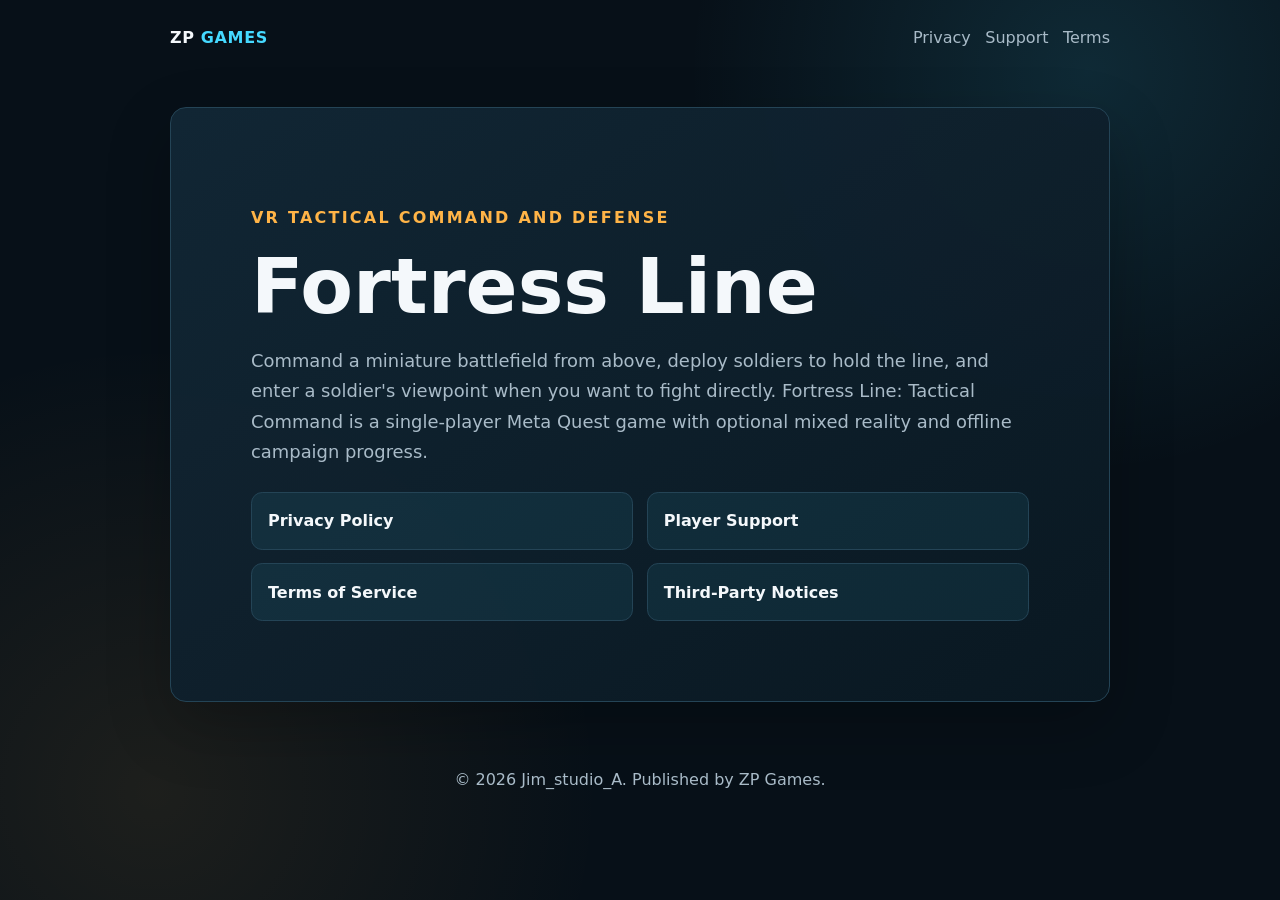
<file: index.html>
<!doctype html>
<html lang="en">
<head>
    <meta charset="utf-8">
    <meta name="viewport" content="width=device-width, initial-scale=1">
    <meta name="description" content="Fortress Line is a standalone VR tactical command and defense game with optional mixed reality.">
    <title>Fortress Line | ZP Games</title>
    <link rel="icon" href="favicon.svg" type="image/svg+xml">
    <link rel="stylesheet" href="styles.css">
</head>
<body>
    <header class="site-header">
        <a class="brand" href="index.html">ZP <span>GAMES</span></a>
        <nav aria-label="Fortress Line navigation">
            <a href="privacy-policy.html">Privacy</a>
            <a href="support.html">Support</a>
            <a href="terms-of-service.html">Terms</a>
        </nav>
    </header>
    <main>
        <section class="hero">
            <p class="eyebrow">VR tactical command and defense</p>
            <h1>Fortress Line</h1>
            <p class="lead">Command a miniature battlefield from above, deploy soldiers to hold the line, and enter a soldier's viewpoint when you want to fight directly. Fortress Line: Tactical Command is a single-player Meta Quest game with optional mixed reality and offline campaign progress.</p>
            <div class="link-grid">
                <a class="link-card" href="privacy-policy.html">Privacy Policy</a>
                <a class="link-card" href="support.html">Player Support</a>
                <a class="link-card" href="terms-of-service.html">Terms of Service</a>
                <a class="link-card" href="third-party-notices.html">Third-Party Notices</a>
            </div>
        </section>
    </main>
    <footer class="site-footer">&copy; 2026 Jim_studio_A. Published by ZP Games.</footer>
</body>
</html>
</file>
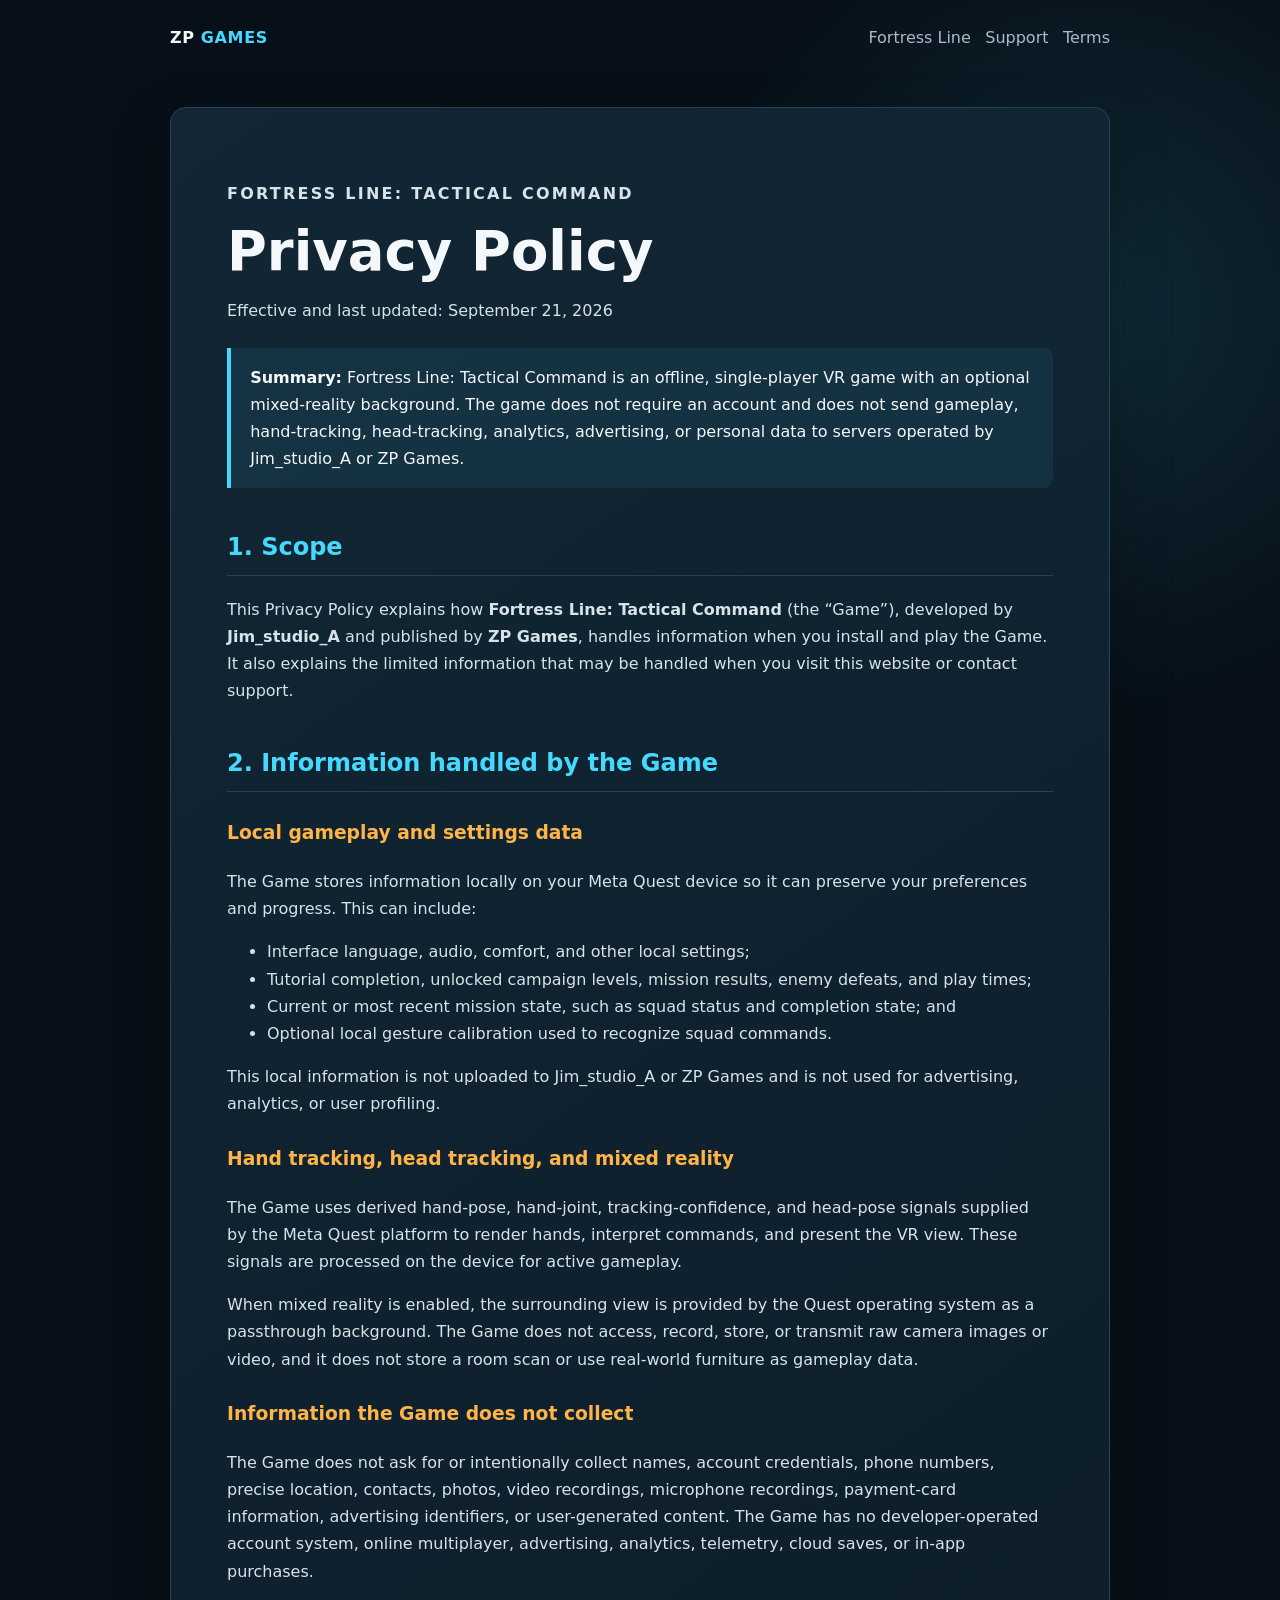
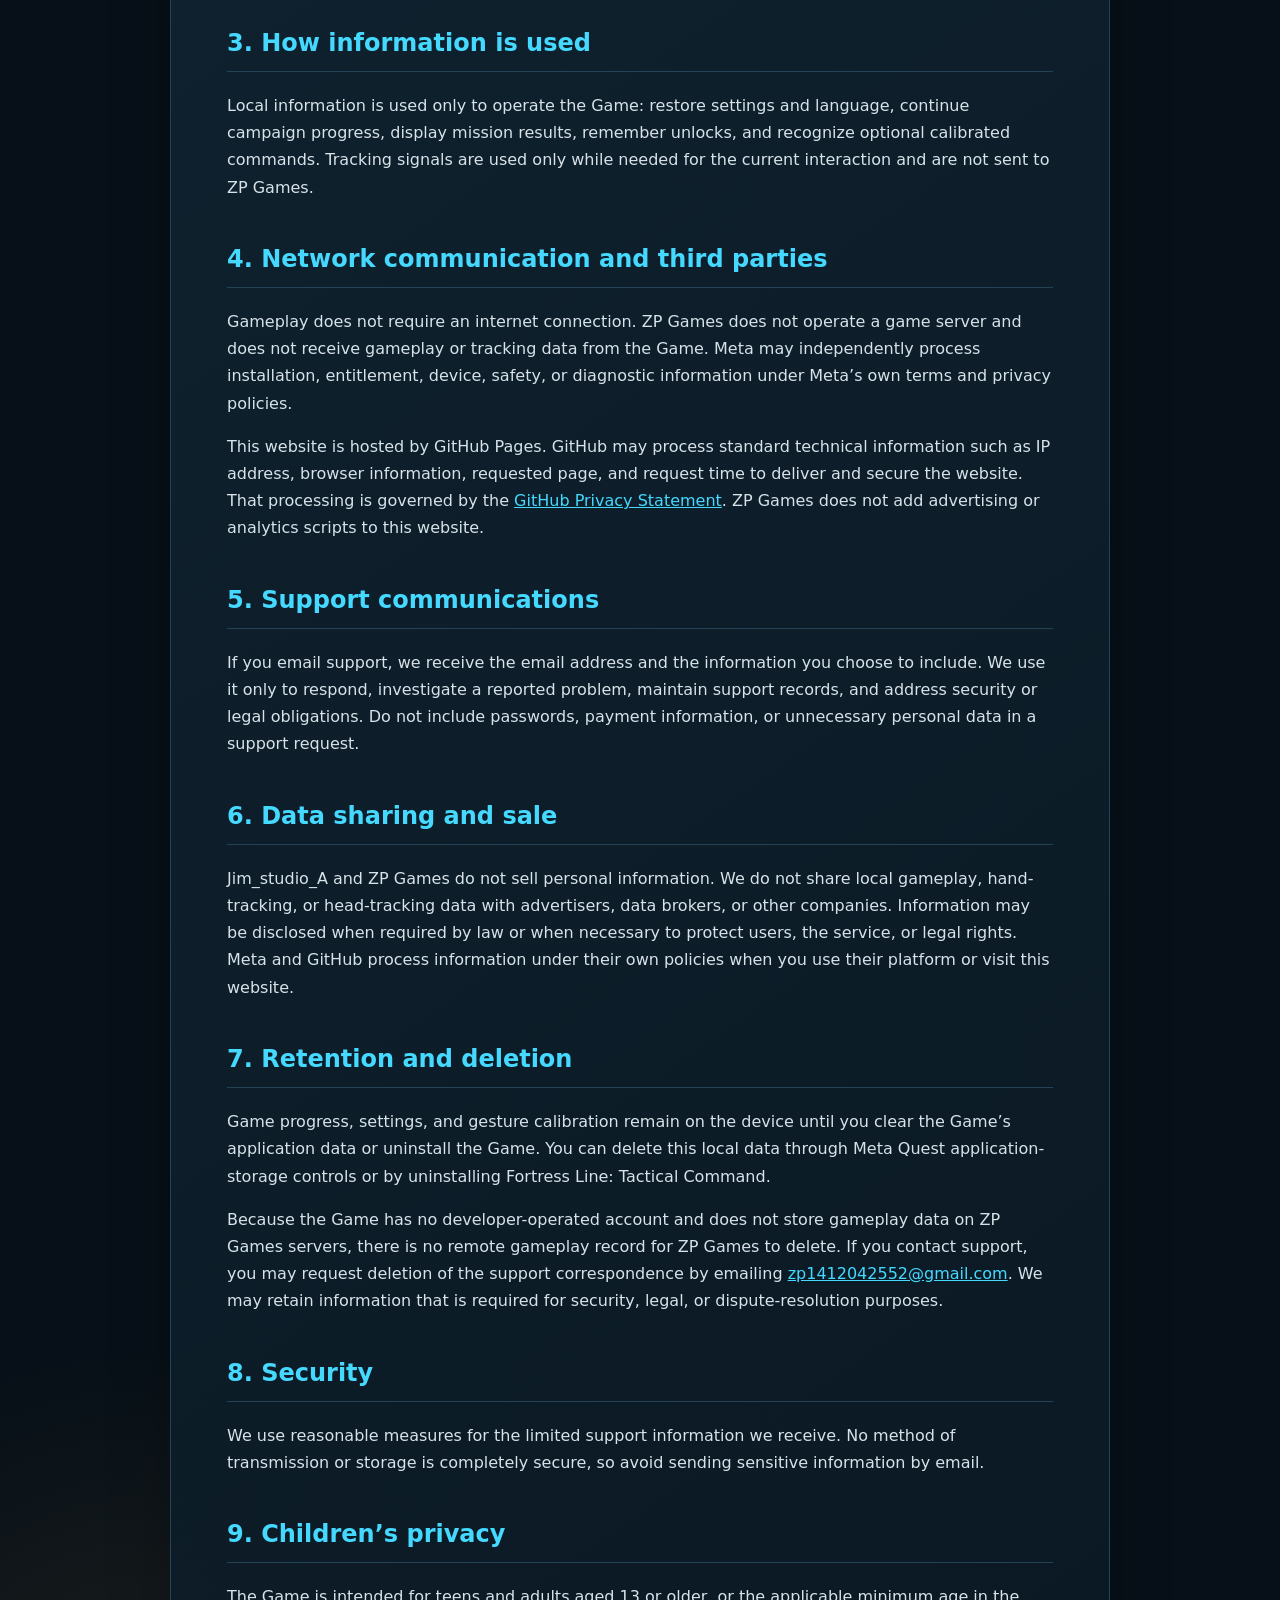
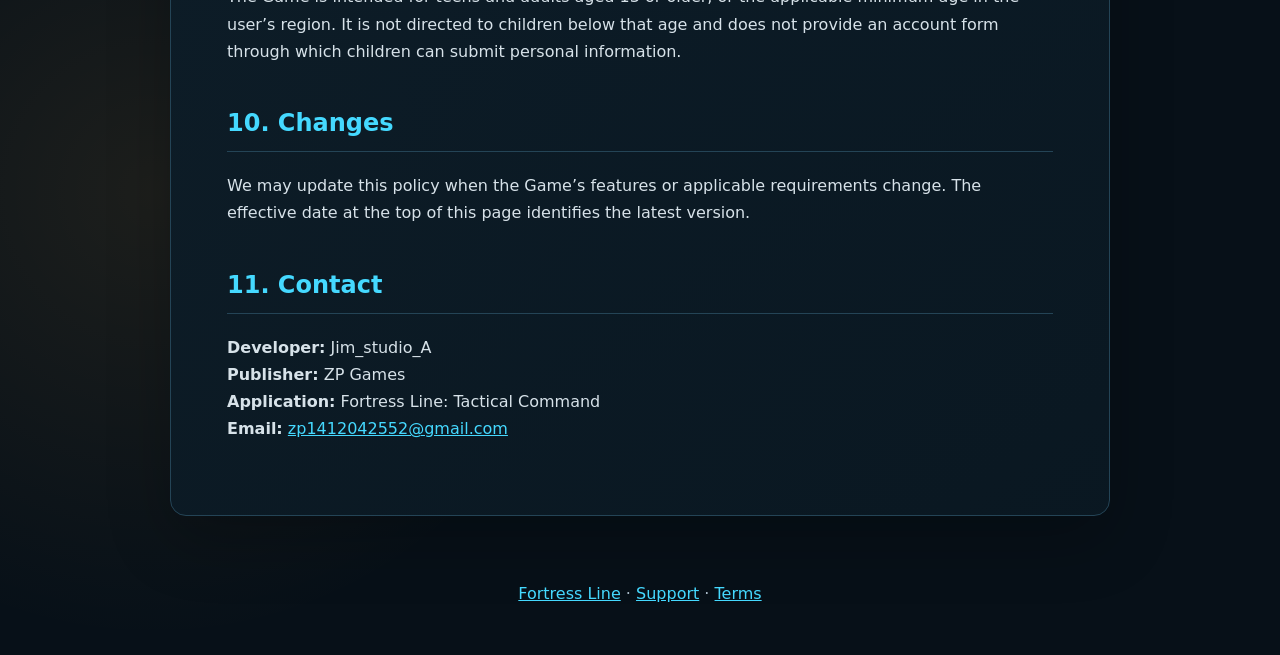
<file: privacy-policy.html>
<!doctype html>
<html lang="en">
<head>
    <meta charset="utf-8">
    <meta name="viewport" content="width=device-width, initial-scale=1">
    <meta name="description" content="Privacy Policy for Fortress Line: Tactical Command, developed by Jim_studio_A and published by ZP Games.">
    <title>Fortress Line Privacy Policy</title>
    <link rel="icon" href="favicon.svg" type="image/svg+xml">
    <link rel="stylesheet" href="styles.css">
</head>
<body>
    <header class="site-header">
        <a class="brand" href="index.html">ZP <span>GAMES</span></a>
        <nav aria-label="Fortress Line navigation">
            <a href="index.html">Fortress Line</a>
            <a href="support.html">Support</a>
            <a href="terms-of-service.html">Terms</a>
        </nav>
    </header>
    <main class="panel content">
        <p class="eyebrow">Fortress Line: Tactical Command</p>
        <h1>Privacy Policy</h1>
        <p class="meta">Effective and last updated: September 21, 2026</p>

        <div class="notice"><strong>Summary:</strong> Fortress Line: Tactical Command is an offline, single-player VR game with an optional mixed-reality background. The game does not require an account and does not send gameplay, hand-tracking, head-tracking, analytics, advertising, or personal data to servers operated by Jim_studio_A or ZP Games.</div>

        <h2>1. Scope</h2>
        <p>This Privacy Policy explains how <strong>Fortress Line: Tactical Command</strong> (the “Game”), developed by <strong>Jim_studio_A</strong> and published by <strong>ZP Games</strong>, handles information when you install and play the Game. It also explains the limited information that may be handled when you visit this website or contact support.</p>

        <h2>2. Information handled by the Game</h2>
        <h3>Local gameplay and settings data</h3>
        <p>The Game stores information locally on your Meta Quest device so it can preserve your preferences and progress. This can include:</p>
        <ul>
            <li>Interface language, audio, comfort, and other local settings;</li>
            <li>Tutorial completion, unlocked campaign levels, mission results, enemy defeats, and play times;</li>
            <li>Current or most recent mission state, such as squad status and completion state; and</li>
            <li>Optional local gesture calibration used to recognize squad commands.</li>
        </ul>
        <p>This local information is not uploaded to Jim_studio_A or ZP Games and is not used for advertising, analytics, or user profiling.</p>

        <h3>Hand tracking, head tracking, and mixed reality</h3>
        <p>The Game uses derived hand-pose, hand-joint, tracking-confidence, and head-pose signals supplied by the Meta Quest platform to render hands, interpret commands, and present the VR view. These signals are processed on the device for active gameplay.</p>
        <p>When mixed reality is enabled, the surrounding view is provided by the Quest operating system as a passthrough background. The Game does not access, record, store, or transmit raw camera images or video, and it does not store a room scan or use real-world furniture as gameplay data.</p>

        <h3>Information the Game does not collect</h3>
        <p>The Game does not ask for or intentionally collect names, account credentials, phone numbers, precise location, contacts, photos, video recordings, microphone recordings, payment-card information, advertising identifiers, or user-generated content. The Game has no developer-operated account system, online multiplayer, advertising, analytics, telemetry, cloud saves, or in-app purchases.</p>

        <h2>3. How information is used</h2>
        <p>Local information is used only to operate the Game: restore settings and language, continue campaign progress, display mission results, remember unlocks, and recognize optional calibrated commands. Tracking signals are used only while needed for the current interaction and are not sent to ZP Games.</p>

        <h2>4. Network communication and third parties</h2>
        <p>Gameplay does not require an internet connection. ZP Games does not operate a game server and does not receive gameplay or tracking data from the Game. Meta may independently process installation, entitlement, device, safety, or diagnostic information under Meta’s own terms and privacy policies.</p>
        <p>This website is hosted by GitHub Pages. GitHub may process standard technical information such as IP address, browser information, requested page, and request time to deliver and secure the website. That processing is governed by the <a href="https://docs.github.com/en/site-policy/privacy-policies/github-general-privacy-statement" target="_blank" rel="noopener noreferrer">GitHub Privacy Statement</a>. ZP Games does not add advertising or analytics scripts to this website.</p>

        <h2>5. Support communications</h2>
        <p>If you email support, we receive the email address and the information you choose to include. We use it only to respond, investigate a reported problem, maintain support records, and address security or legal obligations. Do not include passwords, payment information, or unnecessary personal data in a support request.</p>

        <h2>6. Data sharing and sale</h2>
        <p>Jim_studio_A and ZP Games do not sell personal information. We do not share local gameplay, hand-tracking, or head-tracking data with advertisers, data brokers, or other companies. Information may be disclosed when required by law or when necessary to protect users, the service, or legal rights. Meta and GitHub process information under their own policies when you use their platform or visit this website.</p>

        <h2>7. Retention and deletion</h2>
        <p>Game progress, settings, and gesture calibration remain on the device until you clear the Game’s application data or uninstall the Game. You can delete this local data through Meta Quest application-storage controls or by uninstalling Fortress Line: Tactical Command.</p>
        <p>Because the Game has no developer-operated account and does not store gameplay data on ZP Games servers, there is no remote gameplay record for ZP Games to delete. If you contact support, you may request deletion of the support correspondence by emailing <a href="mailto:zp1412042552@gmail.com">zp1412042552@gmail.com</a>. We may retain information that is required for security, legal, or dispute-resolution purposes.</p>

        <h2>8. Security</h2>
        <p>We use reasonable measures for the limited support information we receive. No method of transmission or storage is completely secure, so avoid sending sensitive information by email.</p>

        <h2>9. Children’s privacy</h2>
        <p>The Game is intended for teens and adults aged 13 or older, or the applicable minimum age in the user’s region. It is not directed to children below that age and does not provide an account form through which children can submit personal information.</p>

        <h2>10. Changes</h2>
        <p>We may update this policy when the Game’s features or applicable requirements change. The effective date at the top of this page identifies the latest version.</p>

        <h2>11. Contact</h2>
        <p><strong>Developer:</strong> Jim_studio_A<br>
        <strong>Publisher:</strong> ZP Games<br>
        <strong>Application:</strong> Fortress Line: Tactical Command<br>
        <strong>Email:</strong> <a href="mailto:zp1412042552@gmail.com">zp1412042552@gmail.com</a></p>

    </main>
    <footer class="site-footer"><a href="index.html">Fortress Line</a> &middot; <a href="support.html">Support</a> &middot; <a href="terms-of-service.html">Terms</a></footer>
</body>
</html>
</file>
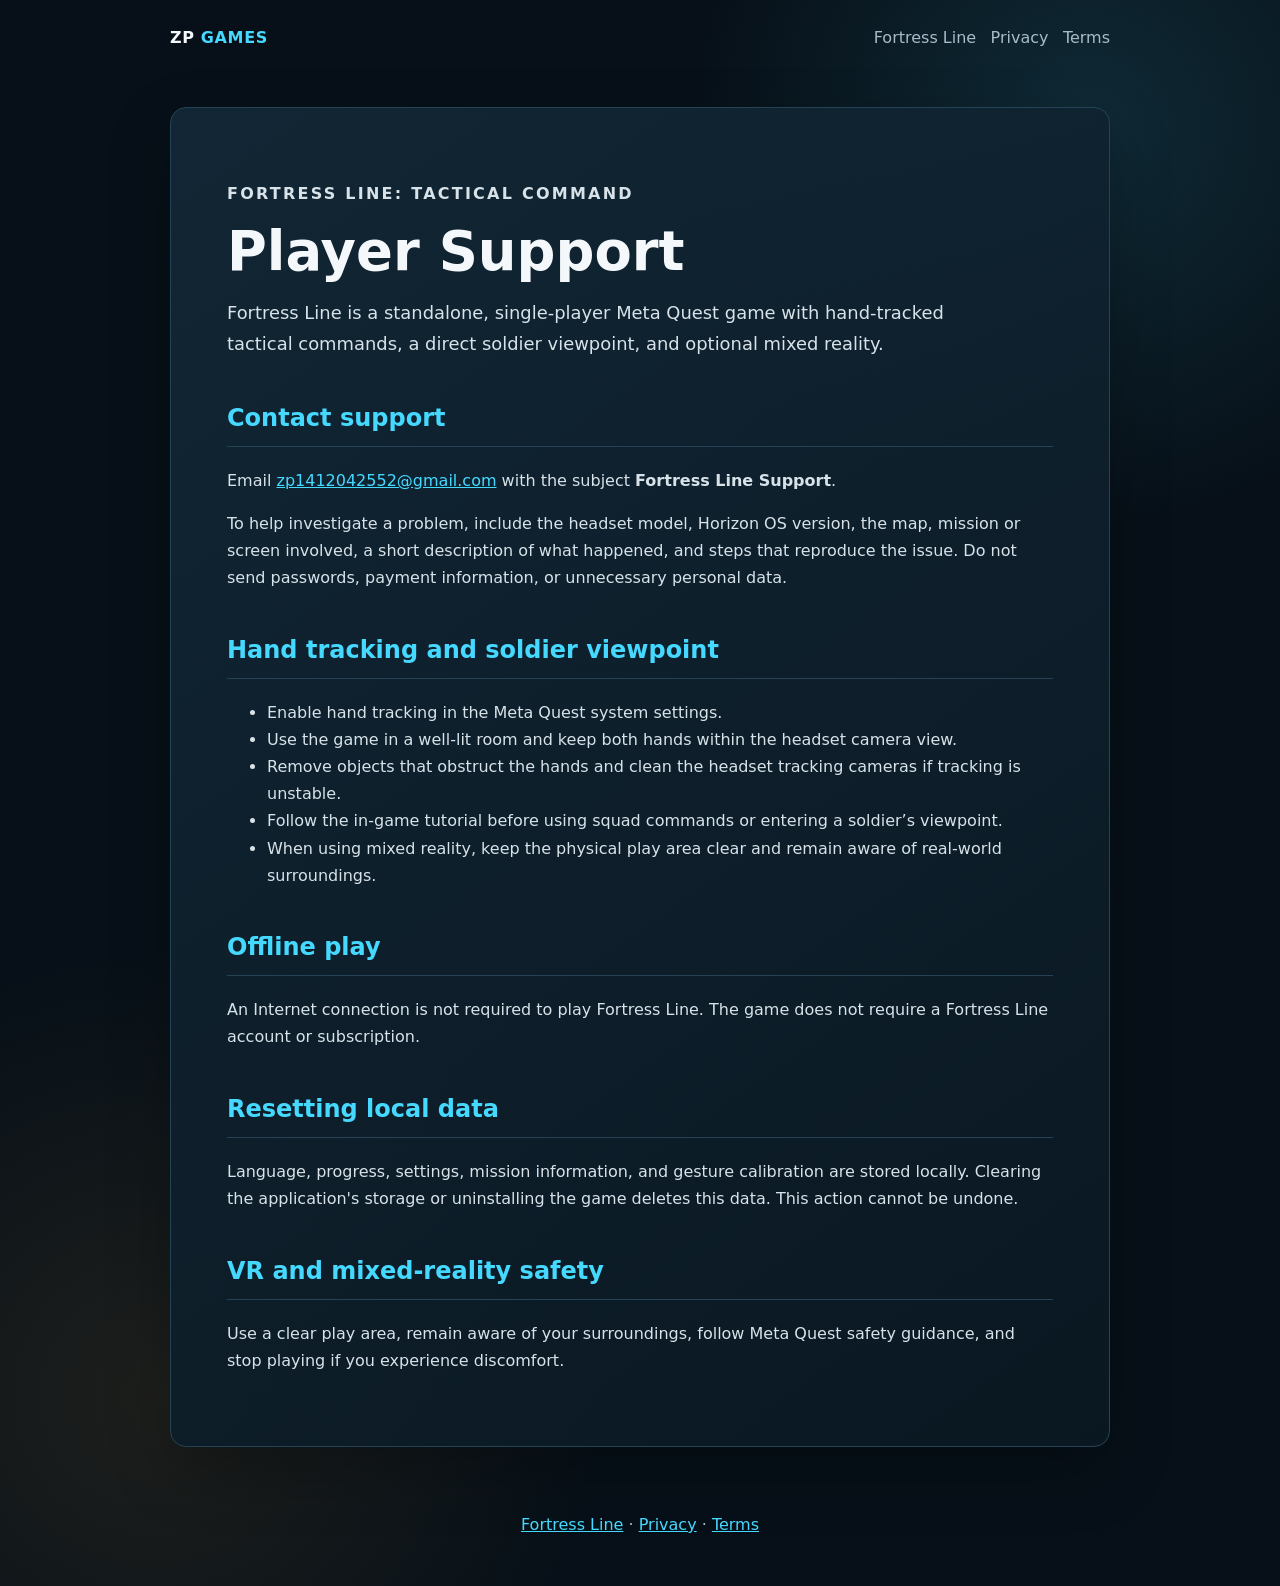
<file: support.html>
<!doctype html>
<html lang="en">
<head>
    <meta charset="utf-8">
    <meta name="viewport" content="width=device-width, initial-scale=1">
    <meta name="description" content="Official player support for Fortress Line: Tactical Command, developed by Jim_studio_A and published by ZP Games.">
    <title>Fortress Line Player Support</title>
    <link rel="icon" href="favicon.svg" type="image/svg+xml">
    <link rel="stylesheet" href="styles.css">
</head>
<body>
    <header class="site-header">
        <a class="brand" href="index.html">ZP <span>GAMES</span></a>
        <nav aria-label="Fortress Line navigation">
            <a href="index.html">Fortress Line</a>
            <a href="privacy-policy.html">Privacy</a>
            <a href="terms-of-service.html">Terms</a>
        </nav>
    </header>
    <main class="panel content">
        <p class="eyebrow">Fortress Line: Tactical Command</p>
        <h1>Player Support</h1>
        <p class="lead">Fortress Line is a standalone, single-player Meta Quest game with hand-tracked tactical commands, a direct soldier viewpoint, and optional mixed reality.</p>

        <h2>Contact support</h2>
        <p>Email <a href="mailto:zp1412042552@gmail.com?subject=Fortress%20Line%20Support">zp1412042552@gmail.com</a> with the subject <strong>Fortress Line Support</strong>.</p>
        <p>To help investigate a problem, include the headset model, Horizon OS version, the map, mission or screen involved, a short description of what happened, and steps that reproduce the issue. Do not send passwords, payment information, or unnecessary personal data.</p>

        <h2>Hand tracking and soldier viewpoint</h2>
        <ul>
            <li>Enable hand tracking in the Meta Quest system settings.</li>
            <li>Use the game in a well-lit room and keep both hands within the headset camera view.</li>
            <li>Remove objects that obstruct the hands and clean the headset tracking cameras if tracking is unstable.</li>
            <li>Follow the in-game tutorial before using squad commands or entering a soldier’s viewpoint.</li>
            <li>When using mixed reality, keep the physical play area clear and remain aware of real-world surroundings.</li>
        </ul>

        <h2>Offline play</h2>
        <p>An Internet connection is not required to play Fortress Line. The game does not require a Fortress Line account or subscription.</p>

        <h2>Resetting local data</h2>
        <p>Language, progress, settings, mission information, and gesture calibration are stored locally. Clearing the application's storage or uninstalling the game deletes this data. This action cannot be undone.</p>

        <h2>VR and mixed-reality safety</h2>
        <p>Use a clear play area, remain aware of your surroundings, follow Meta Quest safety guidance, and stop playing if you experience discomfort.</p>
    </main>
    <footer class="site-footer"><a href="index.html">Fortress Line</a> &middot; <a href="privacy-policy.html">Privacy</a> &middot; <a href="terms-of-service.html">Terms</a></footer>
</body>
</html>
</file>
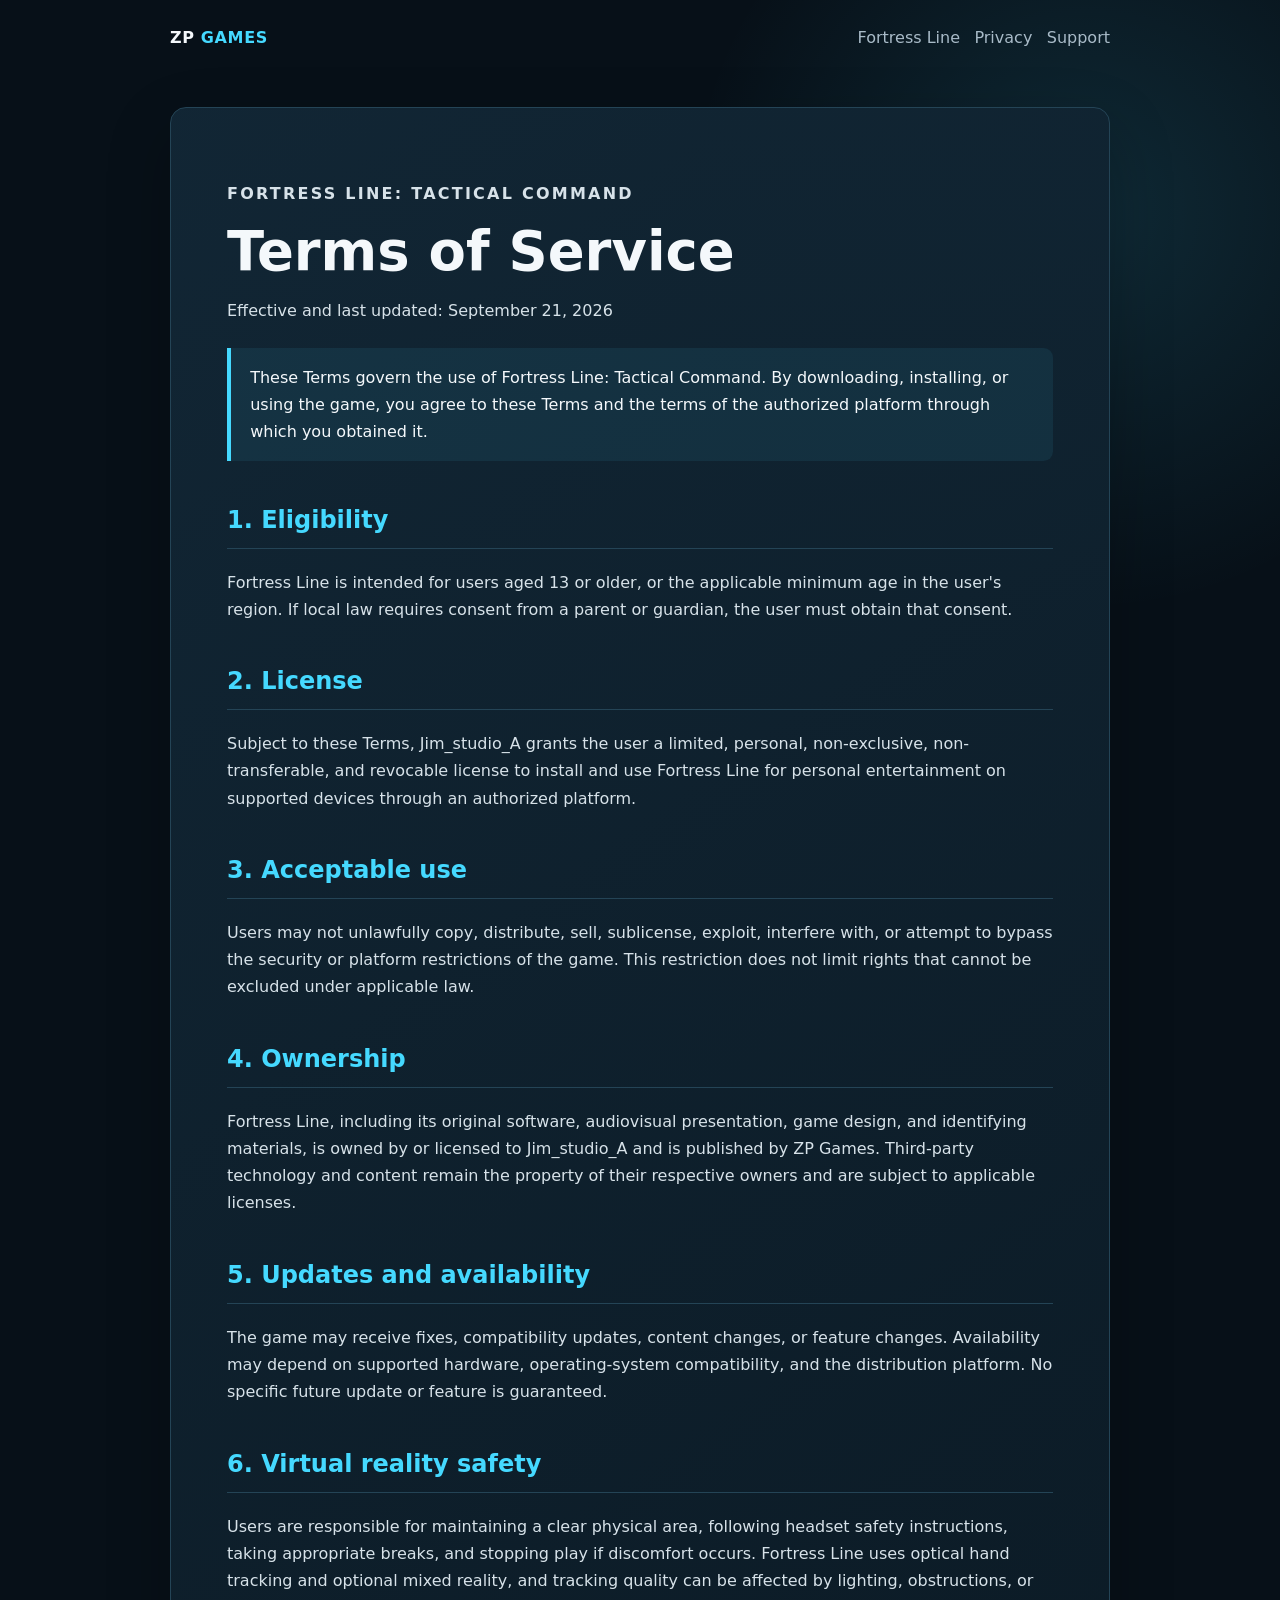
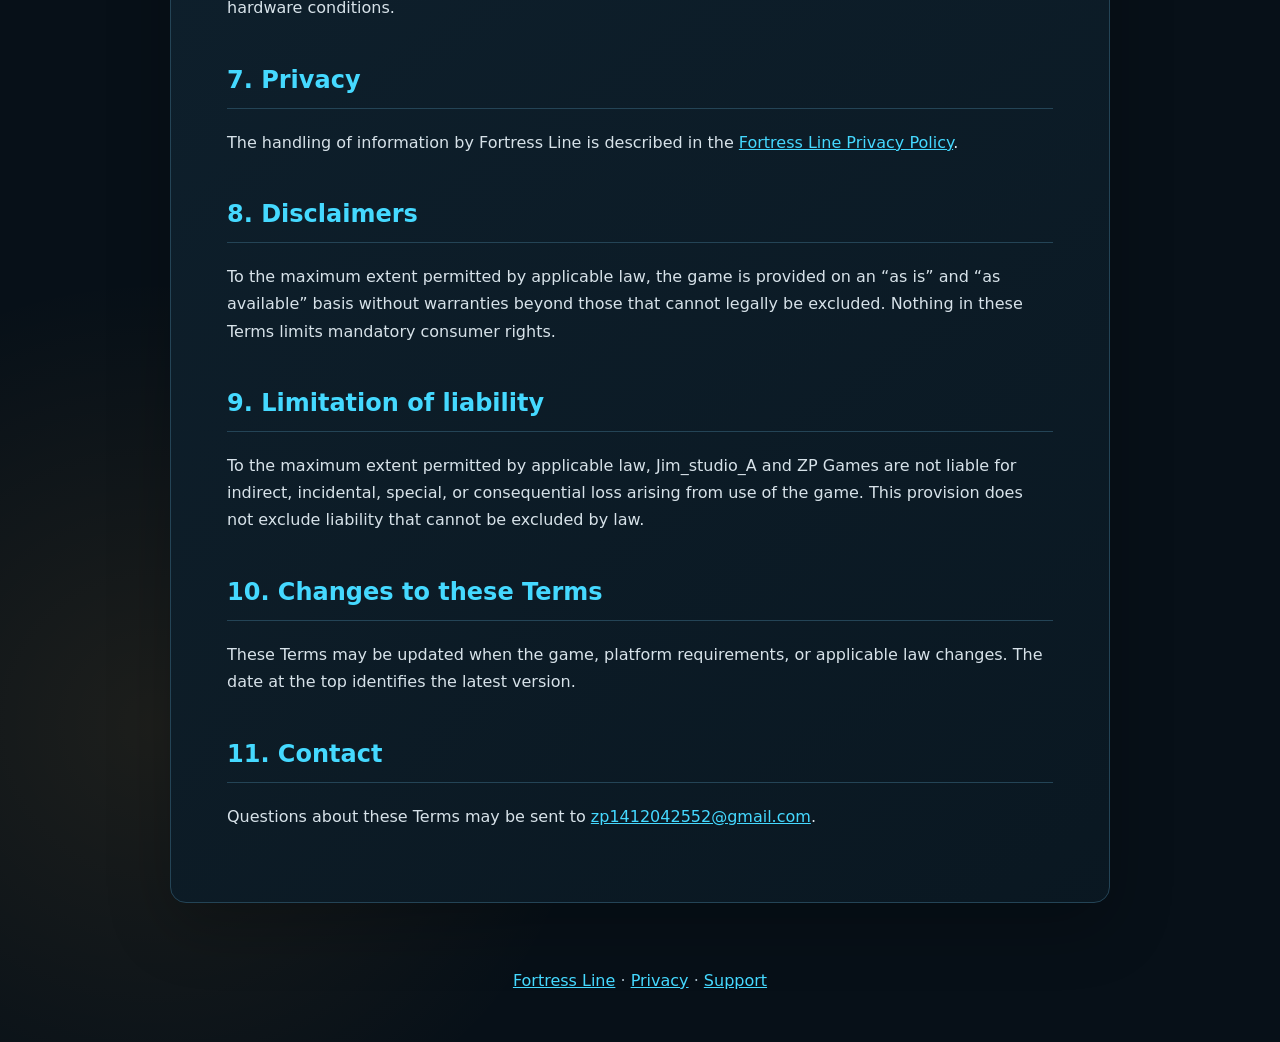
<file: terms-of-service.html>
<!doctype html>
<html lang="en">
<head>
    <meta charset="utf-8">
    <meta name="viewport" content="width=device-width, initial-scale=1">
    <meta name="description" content="Terms of Service for Fortress Line: Tactical Command, developed by Jim_studio_A and published by ZP Games.">
    <title>Fortress Line Terms of Service</title>
    <link rel="icon" href="favicon.svg" type="image/svg+xml">
    <link rel="stylesheet" href="styles.css">
</head>
<body>
    <header class="site-header">
        <a class="brand" href="index.html">ZP <span>GAMES</span></a>
        <nav aria-label="Fortress Line navigation">
            <a href="index.html">Fortress Line</a>
            <a href="privacy-policy.html">Privacy</a>
            <a href="support.html">Support</a>
        </nav>
    </header>
    <main class="panel content">
        <p class="eyebrow">Fortress Line: Tactical Command</p>
        <h1>Terms of Service</h1>
        <p class="meta">Effective and last updated: September 21, 2026</p>

        <div class="notice">These Terms govern the use of Fortress Line: Tactical Command. By downloading, installing, or using the game, you agree to these Terms and the terms of the authorized platform through which you obtained it.</div>

        <h2>1. Eligibility</h2>
        <p>Fortress Line is intended for users aged 13 or older, or the applicable minimum age in the user's region. If local law requires consent from a parent or guardian, the user must obtain that consent.</p>

        <h2>2. License</h2>
        <p>Subject to these Terms, Jim_studio_A grants the user a limited, personal, non-exclusive, non-transferable, and revocable license to install and use Fortress Line for personal entertainment on supported devices through an authorized platform.</p>

        <h2>3. Acceptable use</h2>
        <p>Users may not unlawfully copy, distribute, sell, sublicense, exploit, interfere with, or attempt to bypass the security or platform restrictions of the game. This restriction does not limit rights that cannot be excluded under applicable law.</p>

        <h2>4. Ownership</h2>
        <p>Fortress Line, including its original software, audiovisual presentation, game design, and identifying materials, is owned by or licensed to Jim_studio_A and is published by ZP Games. Third-party technology and content remain the property of their respective owners and are subject to applicable licenses.</p>

        <h2>5. Updates and availability</h2>
        <p>The game may receive fixes, compatibility updates, content changes, or feature changes. Availability may depend on supported hardware, operating-system compatibility, and the distribution platform. No specific future update or feature is guaranteed.</p>

        <h2>6. Virtual reality safety</h2>
        <p>Users are responsible for maintaining a clear physical area, following headset safety instructions, taking appropriate breaks, and stopping play if discomfort occurs. Fortress Line uses optical hand tracking and optional mixed reality, and tracking quality can be affected by lighting, obstructions, or hardware conditions.</p>

        <h2>7. Privacy</h2>
        <p>The handling of information by Fortress Line is described in the <a href="privacy-policy.html">Fortress Line Privacy Policy</a>.</p>

        <h2>8. Disclaimers</h2>
        <p>To the maximum extent permitted by applicable law, the game is provided on an “as is” and “as available” basis without warranties beyond those that cannot legally be excluded. Nothing in these Terms limits mandatory consumer rights.</p>

        <h2>9. Limitation of liability</h2>
        <p>To the maximum extent permitted by applicable law, Jim_studio_A and ZP Games are not liable for indirect, incidental, special, or consequential loss arising from use of the game. This provision does not exclude liability that cannot be excluded by law.</p>

        <h2>10. Changes to these Terms</h2>
        <p>These Terms may be updated when the game, platform requirements, or applicable law changes. The date at the top identifies the latest version.</p>

        <h2>11. Contact</h2>
        <p>Questions about these Terms may be sent to <a href="mailto:zp1412042552@gmail.com">zp1412042552@gmail.com</a>.</p>
    </main>
    <footer class="site-footer"><a href="index.html">Fortress Line</a> &middot; <a href="privacy-policy.html">Privacy</a> &middot; <a href="support.html">Support</a></footer>
</body>
</html>
</file>
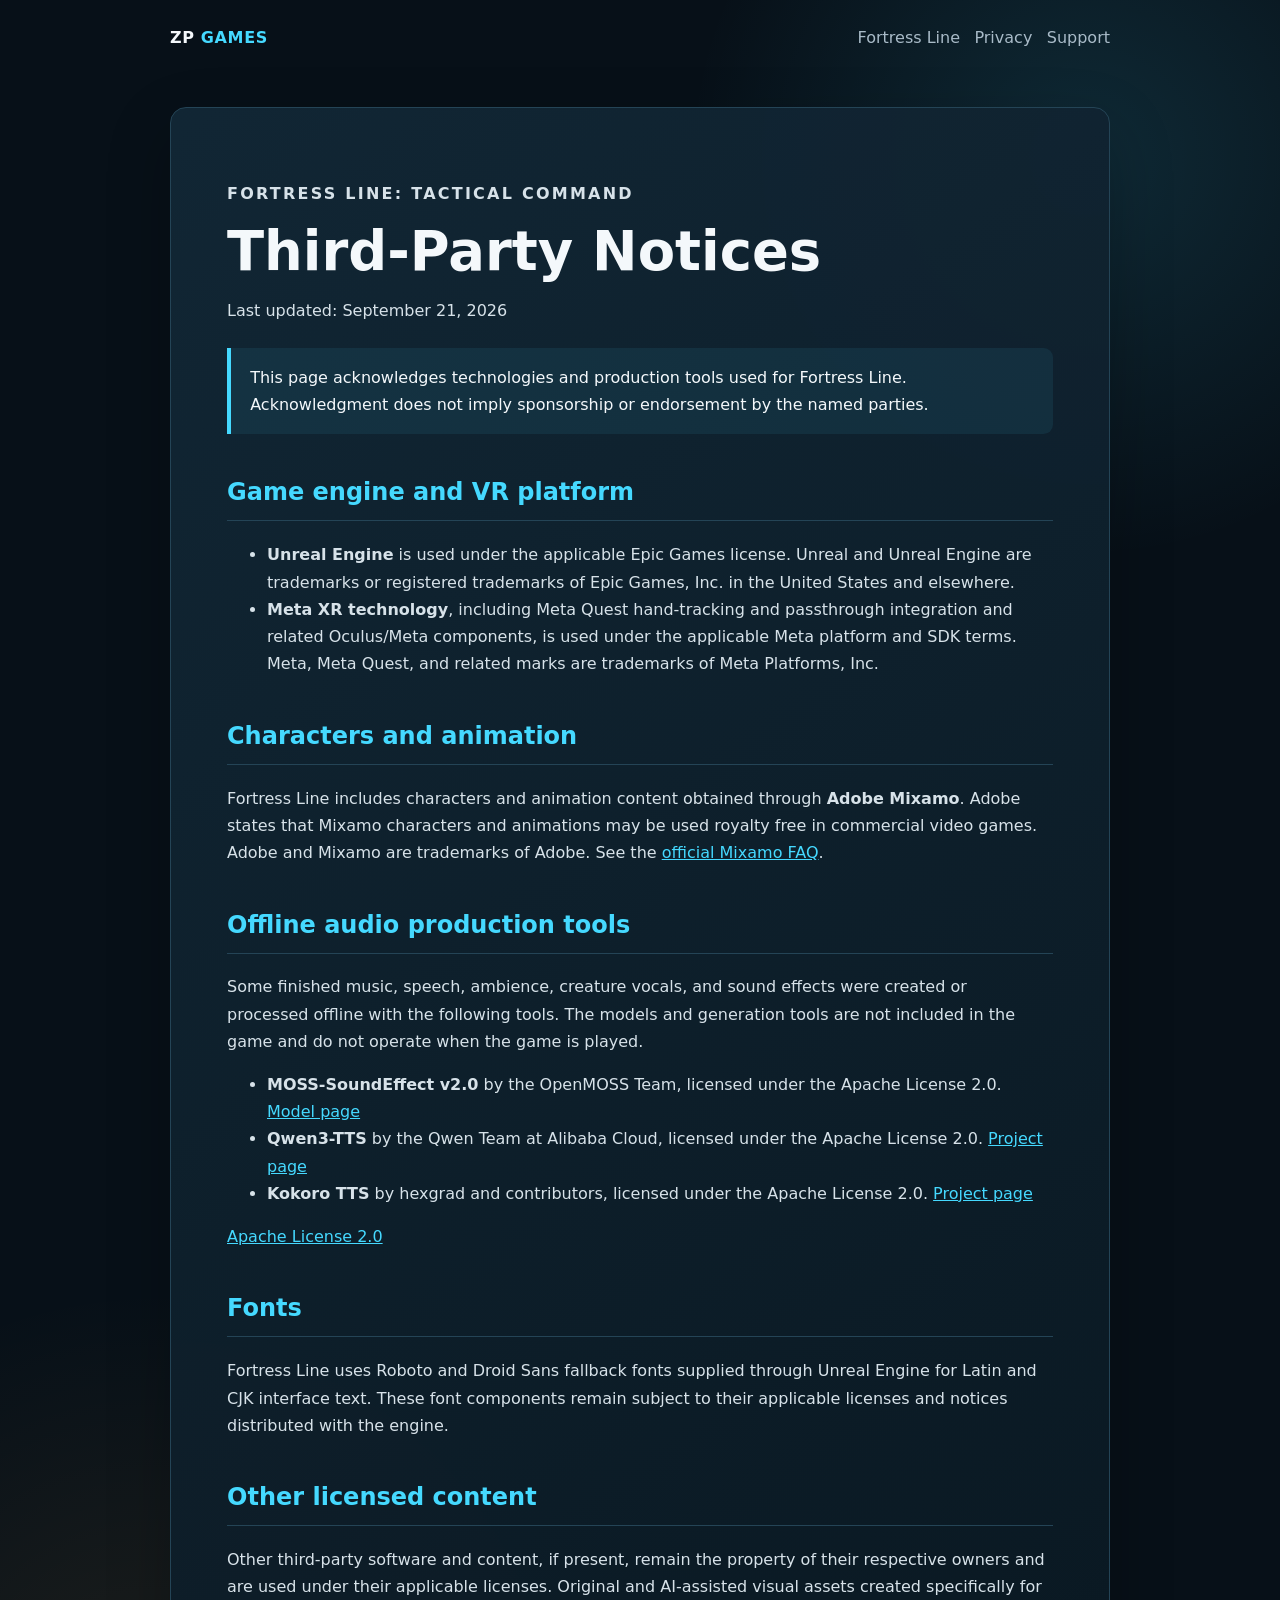
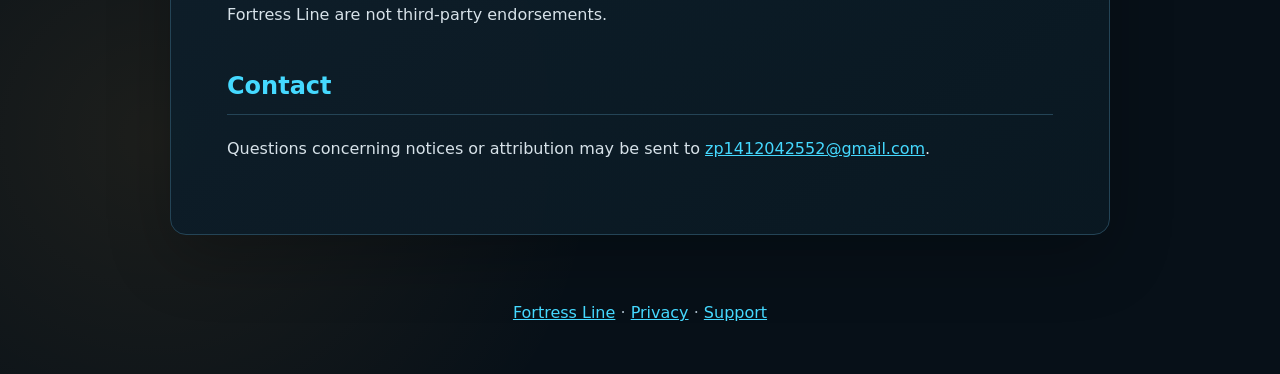
<file: third-party-notices.html>
<!doctype html>
<html lang="en">
<head>
    <meta charset="utf-8">
    <meta name="viewport" content="width=device-width, initial-scale=1">
    <meta name="description" content="Technology, content, and third-party notices for Fortress Line: Tactical Command.">
    <title>Fortress Line Third-Party Notices</title>
    <link rel="icon" href="favicon.svg" type="image/svg+xml">
    <link rel="stylesheet" href="styles.css">
</head>
<body>
    <header class="site-header">
        <a class="brand" href="index.html">ZP <span>GAMES</span></a>
        <nav aria-label="Fortress Line navigation">
            <a href="index.html">Fortress Line</a>
            <a href="privacy-policy.html">Privacy</a>
            <a href="support.html">Support</a>
        </nav>
    </header>
    <main class="panel content">
        <p class="eyebrow">Fortress Line: Tactical Command</p>
        <h1>Third-Party Notices</h1>
        <p class="meta">Last updated: September 21, 2026</p>

        <div class="notice">This page acknowledges technologies and production tools used for Fortress Line. Acknowledgment does not imply sponsorship or endorsement by the named parties.</div>

        <h2>Game engine and VR platform</h2>
        <ul>
            <li><strong>Unreal Engine</strong> is used under the applicable Epic Games license. Unreal and Unreal Engine are trademarks or registered trademarks of Epic Games, Inc. in the United States and elsewhere.</li>
            <li><strong>Meta XR technology</strong>, including Meta Quest hand-tracking and passthrough integration and related Oculus/Meta components, is used under the applicable Meta platform and SDK terms. Meta, Meta Quest, and related marks are trademarks of Meta Platforms, Inc.</li>
        </ul>

        <h2>Characters and animation</h2>
        <p>Fortress Line includes characters and animation content obtained through <strong>Adobe Mixamo</strong>. Adobe states that Mixamo characters and animations may be used royalty free in commercial video games. Adobe and Mixamo are trademarks of Adobe. See the <a href="https://helpx.adobe.com/creative-cloud/faq/mixamo-faq.html" target="_blank" rel="noopener noreferrer">official Mixamo FAQ</a>.</p>

        <h2>Offline audio production tools</h2>
        <p>Some finished music, speech, ambience, creature vocals, and sound effects were created or processed offline with the following tools. The models and generation tools are not included in the game and do not operate when the game is played.</p>
        <ul>
            <li><strong>MOSS-SoundEffect v2.0</strong> by the OpenMOSS Team, licensed under the Apache License 2.0. <a href="https://huggingface.co/OpenMOSS-Team/MOSS-SoundEffect-v2.0" target="_blank" rel="noopener noreferrer">Model page</a></li>
            <li><strong>Qwen3-TTS</strong> by the Qwen Team at Alibaba Cloud, licensed under the Apache License 2.0. <a href="https://github.com/QwenLM/Qwen3-TTS" target="_blank" rel="noopener noreferrer">Project page</a></li>
            <li><strong>Kokoro TTS</strong> by hexgrad and contributors, licensed under the Apache License 2.0. <a href="https://github.com/hexgrad/kokoro" target="_blank" rel="noopener noreferrer">Project page</a></li>
        </ul>
        <p><a href="https://www.apache.org/licenses/LICENSE-2.0" target="_blank" rel="noopener noreferrer">Apache License 2.0</a></p>

        <h2>Fonts</h2>
        <p>Fortress Line uses Roboto and Droid Sans fallback fonts supplied through Unreal Engine for Latin and CJK interface text. These font components remain subject to their applicable licenses and notices distributed with the engine.</p>

        <h2>Other licensed content</h2>
        <p>Other third-party software and content, if present, remain the property of their respective owners and are used under their applicable licenses. Original and AI-assisted visual assets created specifically for Fortress Line are not third-party endorsements.</p>

        <h2>Contact</h2>
        <p>Questions concerning notices or attribution may be sent to <a href="mailto:zp1412042552@gmail.com">zp1412042552@gmail.com</a>.</p>
    </main>
    <footer class="site-footer"><a href="index.html">Fortress Line</a> &middot; <a href="privacy-policy.html">Privacy</a> &middot; <a href="support.html">Support</a></footer>
</body>
</html>
</file>
<file: styles.css>
:root {
    color-scheme: dark;
    --background: #071018;
    --surface: #0d1b26;
    --surface-strong: #122736;
    --text: #f4f8fb;
    --muted: #a9bbc8;
    --cyan: #45d9ff;
    --amber: #ffb447;
    --border: #244456;
    --max-width: 940px;
}

* {
    box-sizing: border-box;
}

html {
    scroll-behavior: smooth;
}

body {
    margin: 0;
    min-height: 100vh;
    font-family: Inter, ui-sans-serif, system-ui, -apple-system, BlinkMacSystemFont, "Segoe UI", sans-serif;
    line-height: 1.7;
    color: var(--text);
    background:
        radial-gradient(circle at 85% 8%, rgba(69, 217, 255, 0.13), transparent 25rem),
        radial-gradient(circle at 12% 88%, rgba(255, 180, 71, 0.09), transparent 28rem),
        var(--background);
}

a {
    color: var(--cyan);
}

a:hover,
a:focus-visible {
    color: #a6eeff;
}

.site-header,
.site-footer,
main {
    width: min(calc(100% - 2rem), var(--max-width));
    margin-inline: auto;
}

.site-header {
    display: flex;
    align-items: center;
    justify-content: space-between;
    gap: 1rem;
    padding-block: 1.5rem;
}

.brand {
    color: var(--text);
    font-weight: 800;
    letter-spacing: 0.04em;
    text-decoration: none;
}

.brand span {
    color: var(--cyan);
}

nav {
    display: flex;
    flex-wrap: wrap;
    gap: 0.9rem;
}

nav a {
    color: var(--muted);
    text-decoration: none;
}

.hero,
.panel {
    border: 1px solid var(--border);
    border-radius: 1rem;
    background: linear-gradient(145deg, rgba(18, 39, 54, 0.95), rgba(10, 24, 34, 0.95));
    box-shadow: 0 1.5rem 4rem rgba(0, 0, 0, 0.24);
}

.hero {
    padding: clamp(2rem, 7vw, 5rem);
    margin-block: 2rem;
}

.hero h1,
.content h1 {
    margin: 0 0 0.7rem;
    font-size: clamp(2.3rem, 7vw, 4.8rem);
    line-height: 1.05;
}

.eyebrow {
    color: var(--amber);
    font-weight: 800;
    letter-spacing: 0.14em;
    text-transform: uppercase;
}

.lead {
    max-width: 67ch;
    color: var(--muted);
    font-size: 1.12rem;
}

.link-grid {
    display: grid;
    grid-template-columns: repeat(2, minmax(0, 1fr));
    gap: 0.85rem;
    margin-top: 1.5rem;
}

.link-card {
    display: block;
    border: 1px solid var(--border);
    border-radius: 0.7rem;
    padding: 0.9rem 1rem;
    color: var(--text);
    background: rgba(69, 217, 255, 0.08);
    font-weight: 700;
    text-decoration: none;
}

.content {
    padding: clamp(1.5rem, 5vw, 3.5rem);
    margin-block: 2rem;
}

.content h1 {
    font-size: clamp(2rem, 6vw, 3.4rem);
}

.content h2 {
    margin-top: 2.4rem;
    padding-bottom: 0.45rem;
    border-bottom: 1px solid var(--border);
    color: var(--cyan);
}

.content h3 {
    margin-top: 1.6rem;
    color: var(--amber);
}

.content p,
.content li {
    color: #d7e2e9;
}

.notice {
    margin-block: 1.5rem;
    padding: 1rem 1.2rem;
    border-left: 0.25rem solid var(--cyan);
    border-radius: 0 0.6rem 0.6rem 0;
    background: rgba(69, 217, 255, 0.08);
}

.meta {
    color: var(--muted);
}

.site-footer {
    padding-block: 2rem 3rem;
    color: var(--muted);
    text-align: center;
}

@media (max-width: 620px) {
    .site-header {
        align-items: flex-start;
        flex-direction: column;
    }

    .link-grid {
        grid-template-columns: 1fr;
    }
}
</file>
